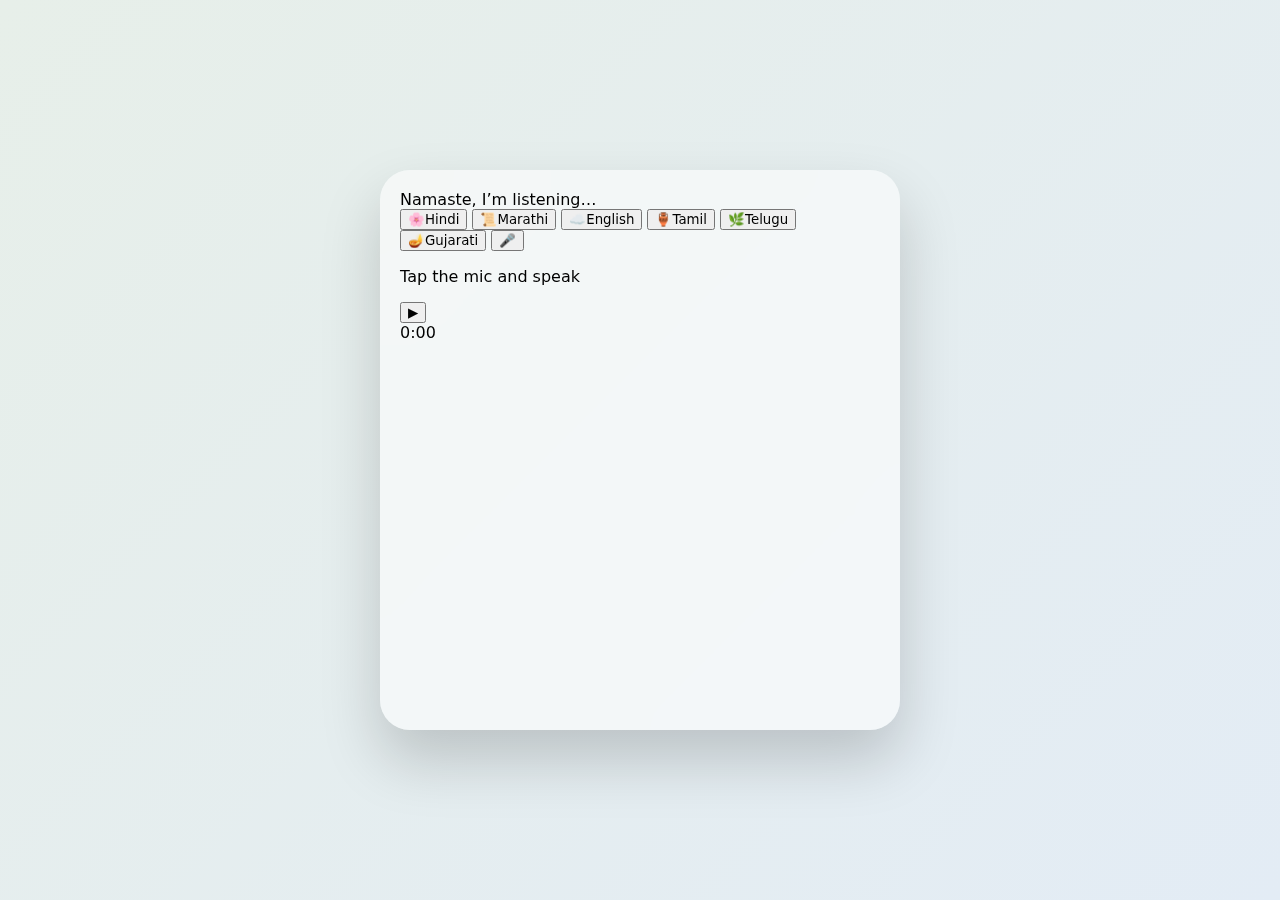
<file: frontend/index.html>
<!DOCTYPE html>
<html lang="en">
<head>
  <meta charset="UTF-8">
  <title>AI Voice Hospital Assistant</title>
  <link rel="stylesheet" href="styles/base.css">
  <link rel="stylesheet" href="styles/voice.css">
</head>

<body>

  <div class="glass-card voice-card">

    <div class="top-bar">
      Namaste, I’m listening…
    </div>

    <div class="orbital">

      <button class="bubble top active" data-lang="hi">🌸<span>Hindi</span></button>
      <button class="bubble left" data-lang="mr">📜<span>Marathi</span></button>
      <button class="bubble right" data-lang="en">☁️<span>English</span></button>
      <button class="bubble bottom-left" data-lang="ta">🏺<span>Tamil</span></button>
      <button class="bubble bottom-right" data-lang="te">🌿<span>Telugu</span></button>
      <button class="bubble bottom" data-lang="gu">🪔<span>Gujarati</span></button>

      <button id="recordBtn" class="mic-orb">🎤</button>
    </div>

    <p id="status">Tap the mic and speak</p>

    <div class="audio-wrapper">
      <div class="custom-player">
        <button id="playBtn" class="play-btn">▶</button>
        <div class="progress-container">
          <div id="progress" class="progress"></div>
        </div>
        <span id="time">0:00</span>
      </div>
    </div>

    <audio id="audioPlayer"></audio>

  </div>

  <script src="script.js"></script>
</body>
</html>
</file>
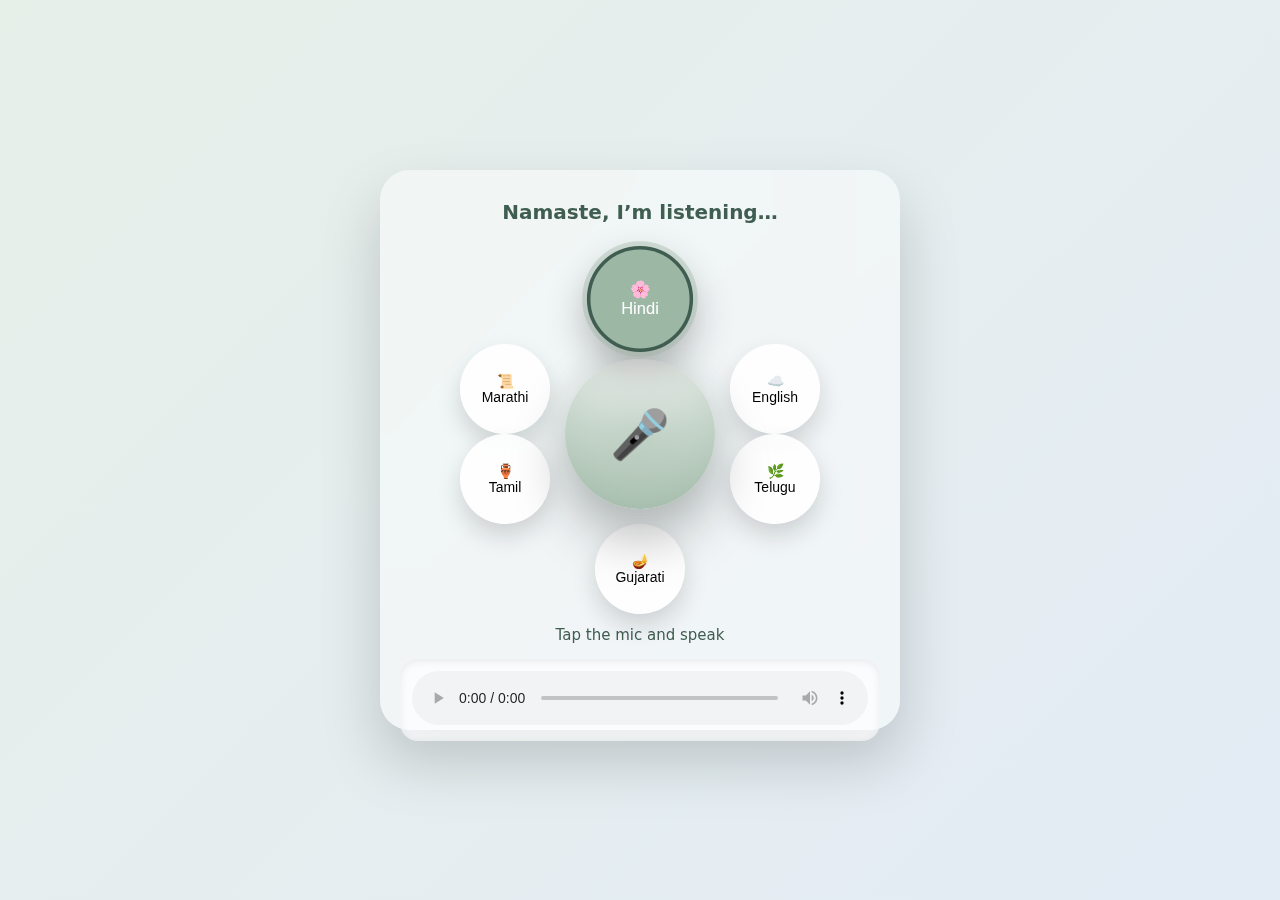
<file: frontend/indexx.html>
<!DOCTYPE html>
<html lang="en">
<head>
  <meta charset="UTF-8">
  <title>AI Voice Hospital Assistant</title>
  <link rel="stylesheet" href="style.css">
</head>
<body>

<div class="glass-card">

  <div class="top-bar">
    Namaste, I’m listening…
  </div>

  <div class="orbital">

    <!-- Language bubbles -->
    <button class="bubble top active" data-lang="hi">🌸<span>Hindi</span></button>
    <button class="bubble left" data-lang="mr">📜<span>Marathi</span></button>
    <button class="bubble right" data-lang="en">☁️<span>English</span></button>
    <button class="bubble bottom-left" data-lang="ta">🏺<span>Tamil</span></button>
    <button class="bubble bottom-right" data-lang="te">🌿<span>Telugu</span></button>
    <button class="bubble bottom" data-lang="gu">🪔<span>Gujarati</span></button>


    <!-- Center microphone -->
    <button id="recordBtn" class="mic-orb">🎤</button>

  </div>

  <p id="status">Tap the mic and speak</p>

  <div class="audio-box">
    <audio id="audioPlayer" controls autoplay></audio>
  </div>

</div>

<script src="script.js"></script>
</body>
</html>
</file>
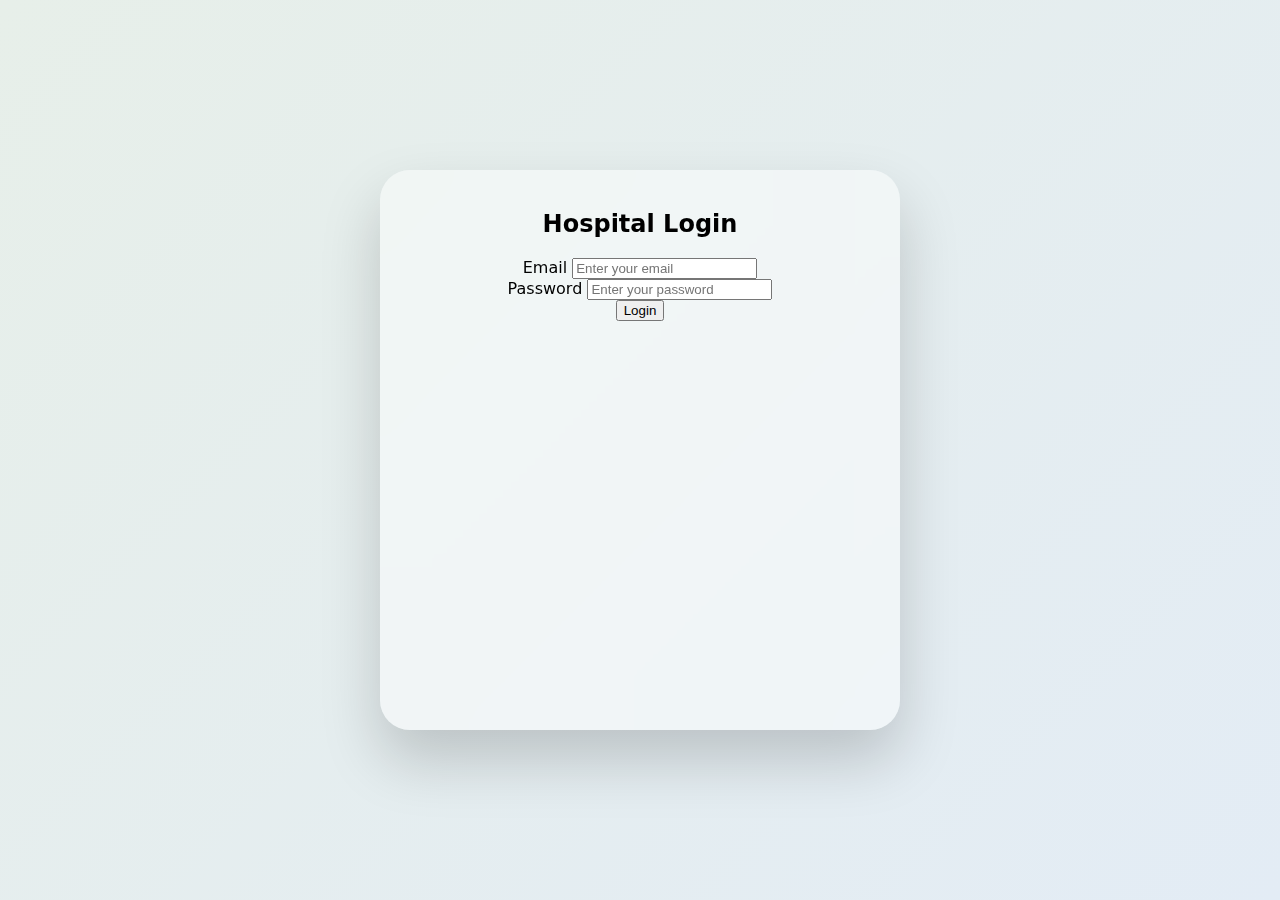
<file: frontend/login.html>
<!DOCTYPE html>
<html lang="en">
<head>
  <meta charset="UTF-8">
  <title>Login</title>
  <link rel="stylesheet" href="style.css">
</head>
<body>

<div class="glass-card login-card">

  <h2 class="login-title">Hospital Login</h2>

  <div class="form-group">
    <label>Email</label>
    <input id="email" type="email" placeholder="Enter your email">
  </div>

  <div class="form-group">
    <label>Password</label>
    <input id="password" type="password" placeholder="Enter your password">
  </div>

  <button id="loginBtn" class="login-btn">Login</button>

  <p id="msg" class="error-msg"></p>

</div>

<script src="script.js"></script>
</body>
</html>
</file>
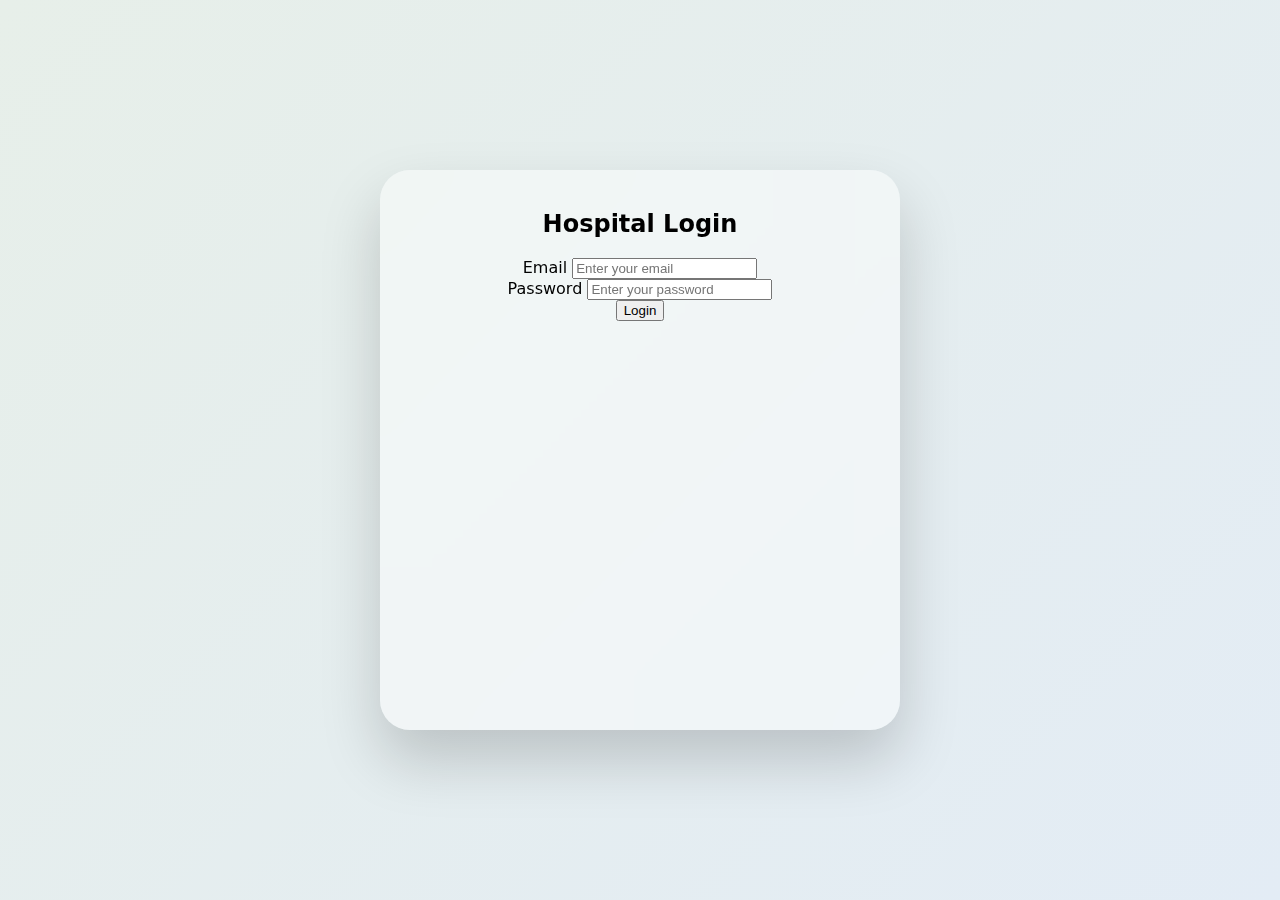
<file: frontend/profile.html>
<!DOCTYPE html>
<html>
<head>
  <title>Profile</title>
  <link rel="stylesheet" href="theme.css">
</head>
<body>

<div class="card">
  <h2>Profile</h2>

  <p id="name"></p>
  <p id="email"></p>

  <button onclick="logout()">Logout</button>
</div>

<script>
const user = JSON.parse(localStorage.getItem("user"));

if (!user) {
  window.location.href = "login.html";
}

name.innerText = "Name: " + user.name;
email.innerText = "Email: " + user.email;

function logout() {
  localStorage.clear();
  window.location.href = "login.html";
}
</script>

</body>
</html>
</file>
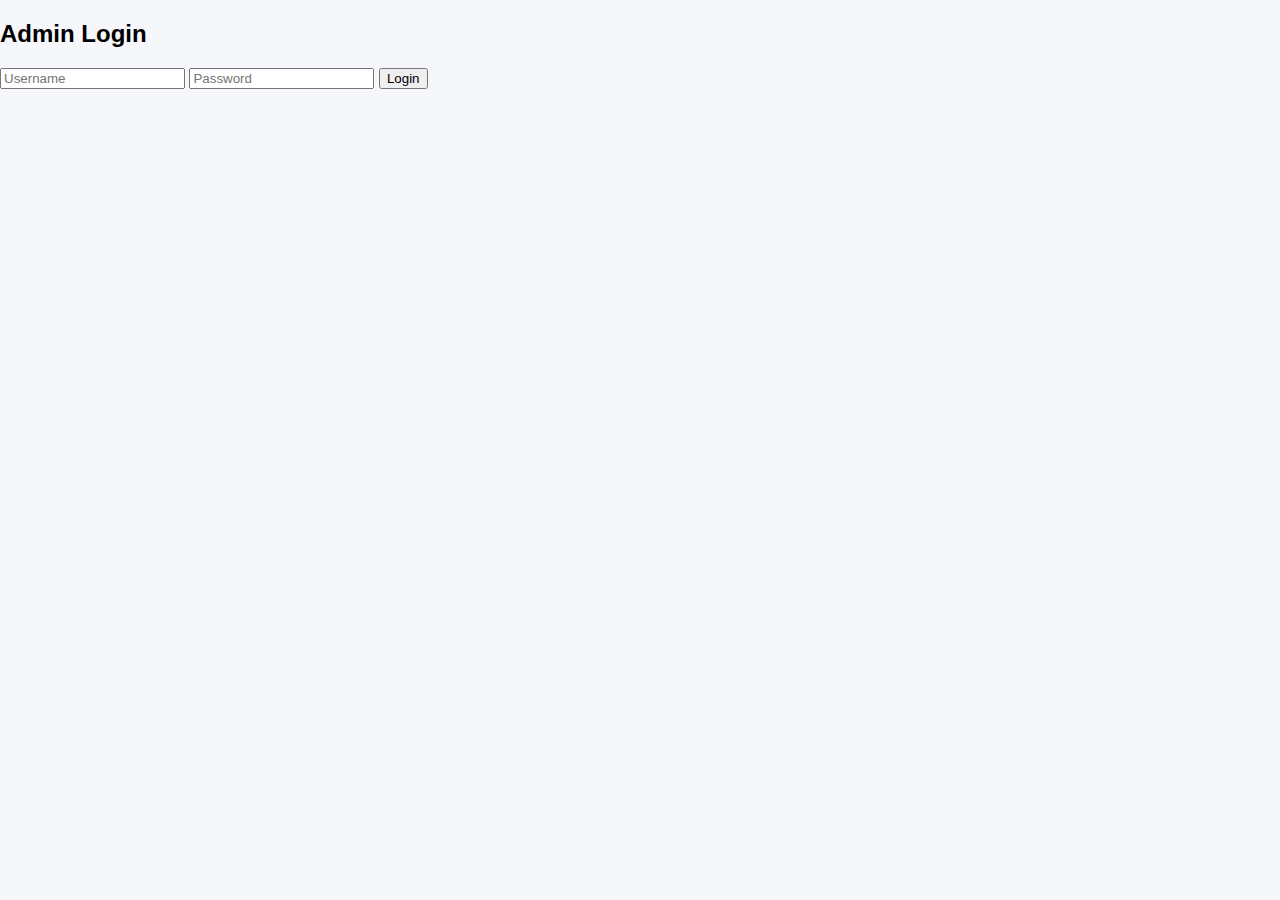
<file: frontend/admin/admin_dashboard.html>
<!DOCTYPE html>
<html lang="en">
<head>
  <meta charset="UTF-8" />
  <title>Admin Dashboard</title>
  <link rel="stylesheet" href="admin.css" />
</head>
<body onload="loadDashboard()">

  <h1>Admin Dashboard</h1>

  <div class="nav">
    <button onclick="showSection('doctors')">Doctors</button>
    <button onclick="showSection('appointments')">Appointments</button>
    <button onclick="showSection('analytics')">Analytics</button>
    <button onclick="logout()">Logout</button>
  </div>

  <!-- DOCTORS -->
  <section id="doctors" class="section">
    <h2>Doctors Management</h2>

    <table>
      <thead>
        <tr>
          <th>Name</th>
          <th>Department</th>
          <th>Experience</th>
          <th>Days</th>
        </tr>
      </thead>
      <tbody id="doctorTable"></tbody>
    </table>
  </section>

  <!-- APPOINTMENTS -->
  <section id="appointments" class="section hidden">
    <h2>Appointments</h2>

    <table>
      <thead>
        <tr>
          <th>Date</th>
          <th>Time</th>
          <th>Patient</th>
          <th>Doctor</th>
          <th>Language</th>
          <th>Source</th>
        </tr>
      </thead>
      <tbody id="appointmentTable"></tbody>
    </table>
  </section>

  <!-- ANALYTICS -->
  <section id="analytics" class="section hidden">
    <h2>Language Analytics</h2>
    <ul id="analyticsList"></ul>
  </section>

  <script src="admin.js"></script>
</body>
</html>
</file>
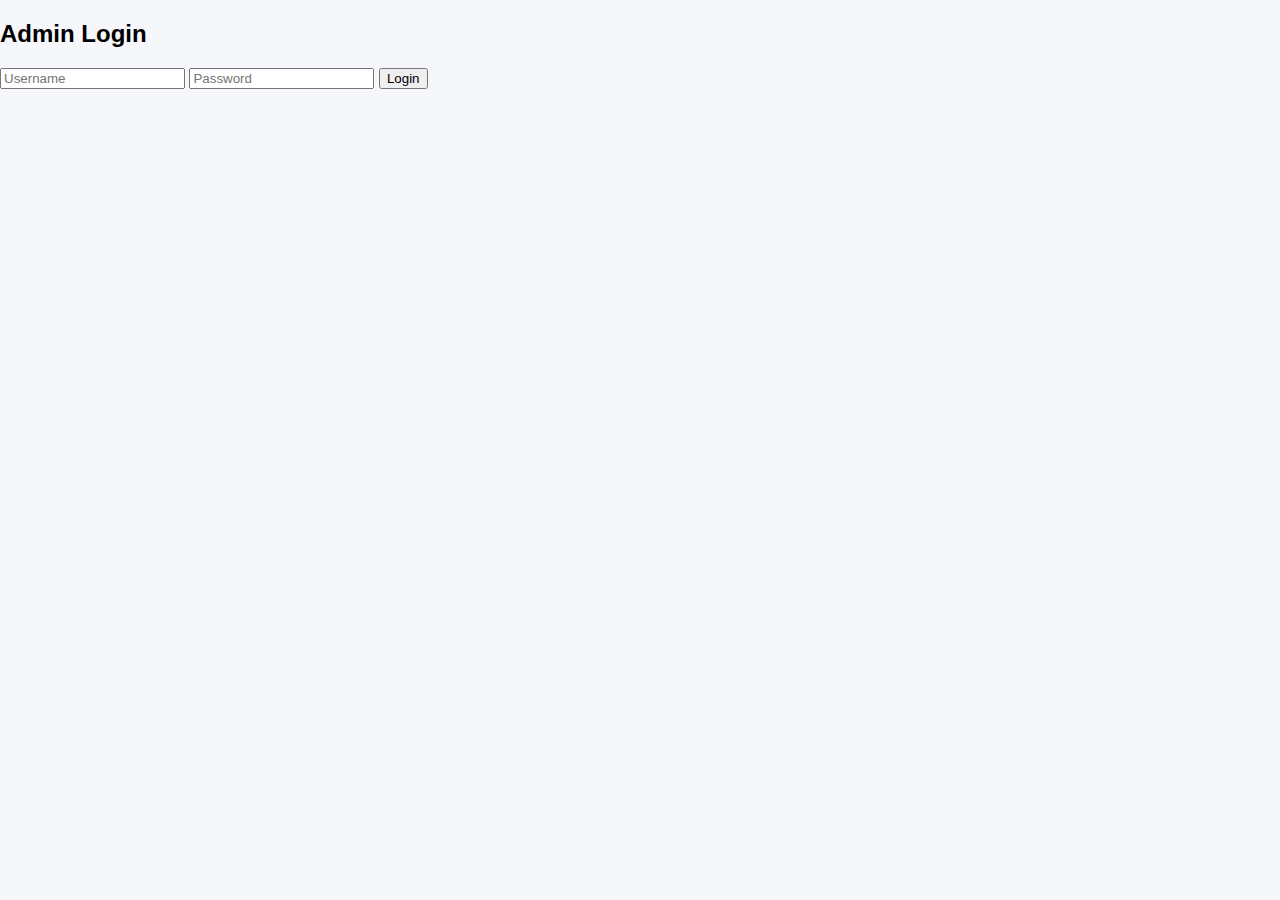
<file: frontend/admin/admin_login.html>
<!DOCTYPE html>
<html lang="en">
<head>
  <meta charset="UTF-8" />
  <title>Admin Login</title>
  <link rel="stylesheet" href="admin.css" />
</head>
<body class="login-body">

  <div class="login-box">
    <h2>Admin Login</h2>

    <input type="text" id="username" placeholder="Username" />
    <input type="password" id="password" placeholder="Password" />

    <button onclick="login()">Login</button>

    <p id="error" class="error"></p>
  </div>

  <script src="admin.js"></script>
</body>
</html>
</file>
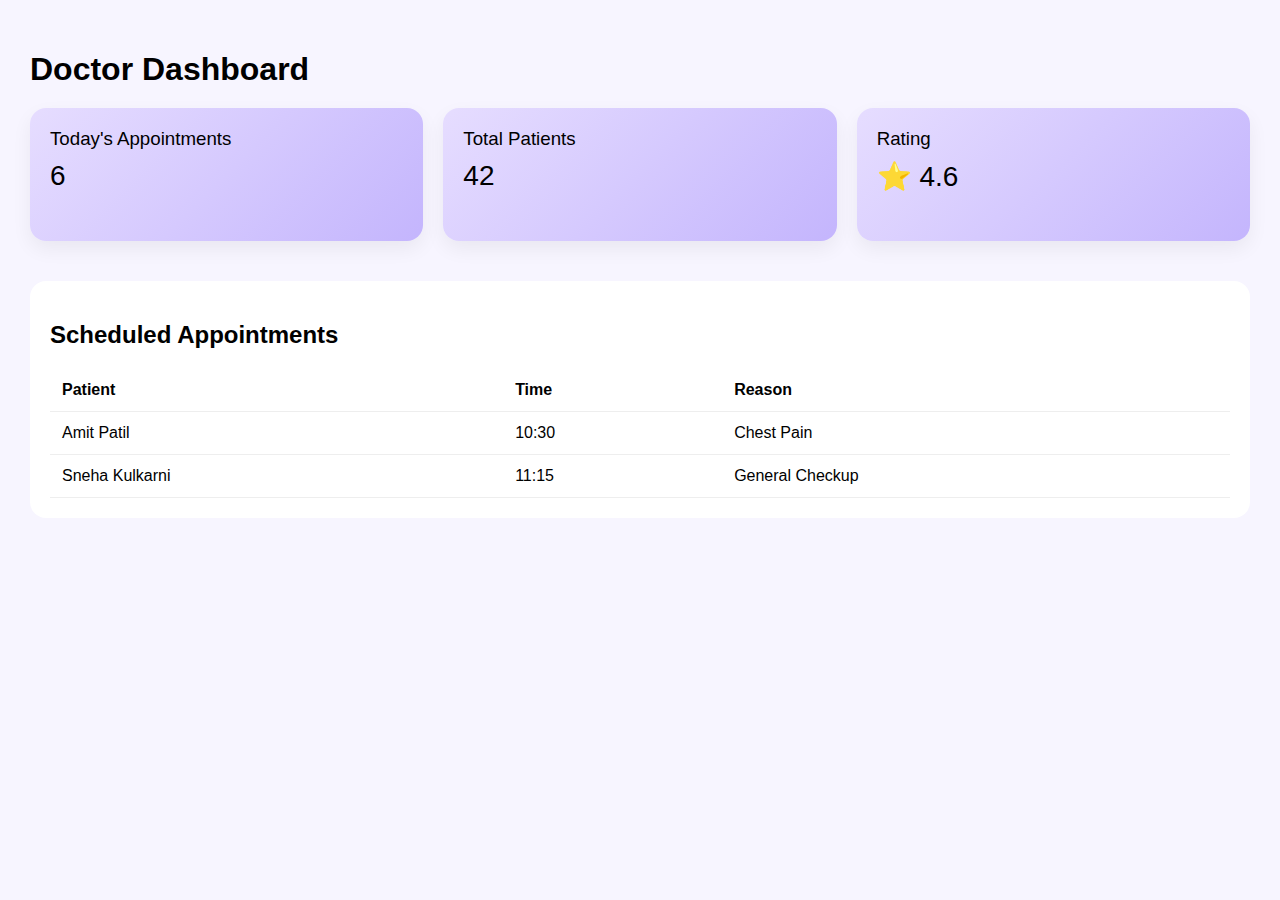
<file: frontend/doctor/doctor_dashboard.html>
<!DOCTYPE html>
<html>
<head>
  <title>Doctor Dashboard</title>
  <style>
    body {
      font-family: Segoe UI, sans-serif;
      background: #f7f5ff;
      margin: 0;
    }

    .dashboard {
      padding: 30px;
    }

    h1 {
      margin-bottom: 20px;
    }

    .cards {
      display: grid;
      grid-template-columns: repeat(3, 1fr);
      gap: 20px;
    }

    .card {
      background: linear-gradient(135deg, #e6ddff, #c4b5fd);
      padding: 20px;
      border-radius: 16px;
      box-shadow: 0 8px 20px rgba(0,0,0,0.06);
    }

    .card h3 {
      margin: 0;
      font-weight: 500;
    }

    .card p {
      font-size: 28px;
      margin-top: 10px;
    }

    .section {
      margin-top: 40px;
      background: white;
      padding: 20px;
      border-radius: 16px;
    }

    table {
      width: 100%;
      border-collapse: collapse;
    }

    th, td {
      padding: 12px;
      border-bottom: 1px solid #eee;
      text-align: left;
    }
  </style>
</head>
<body>

<div class="dashboard">
  <h1>Doctor Dashboard</h1>

  <div class="cards">
    <div class="card">
      <h3>Today's Appointments</h3>
      <p>6</p>
    </div>

    <div class="card">
      <h3>Total Patients</h3>
      <p>42</p>
    </div>

    <div class="card">
      <h3>Rating</h3>
      <p>⭐ 4.6</p>
    </div>
  </div>

  <div class="section">
    <h2>Scheduled Appointments</h2>
    <table>
      <tr>
        <th>Patient</th>
        <th>Time</th>
        <th>Reason</th>
      </tr>
      <tr>
        <td>Amit Patil</td>
        <td>10:30</td>
        <td>Chest Pain</td>
      </tr>
      <tr>
        <td>Sneha Kulkarni</td>
        <td>11:15</td>
        <td>General Checkup</td>
      </tr>
    </table>
  </div>
</div>

</body>
</html>
</file>
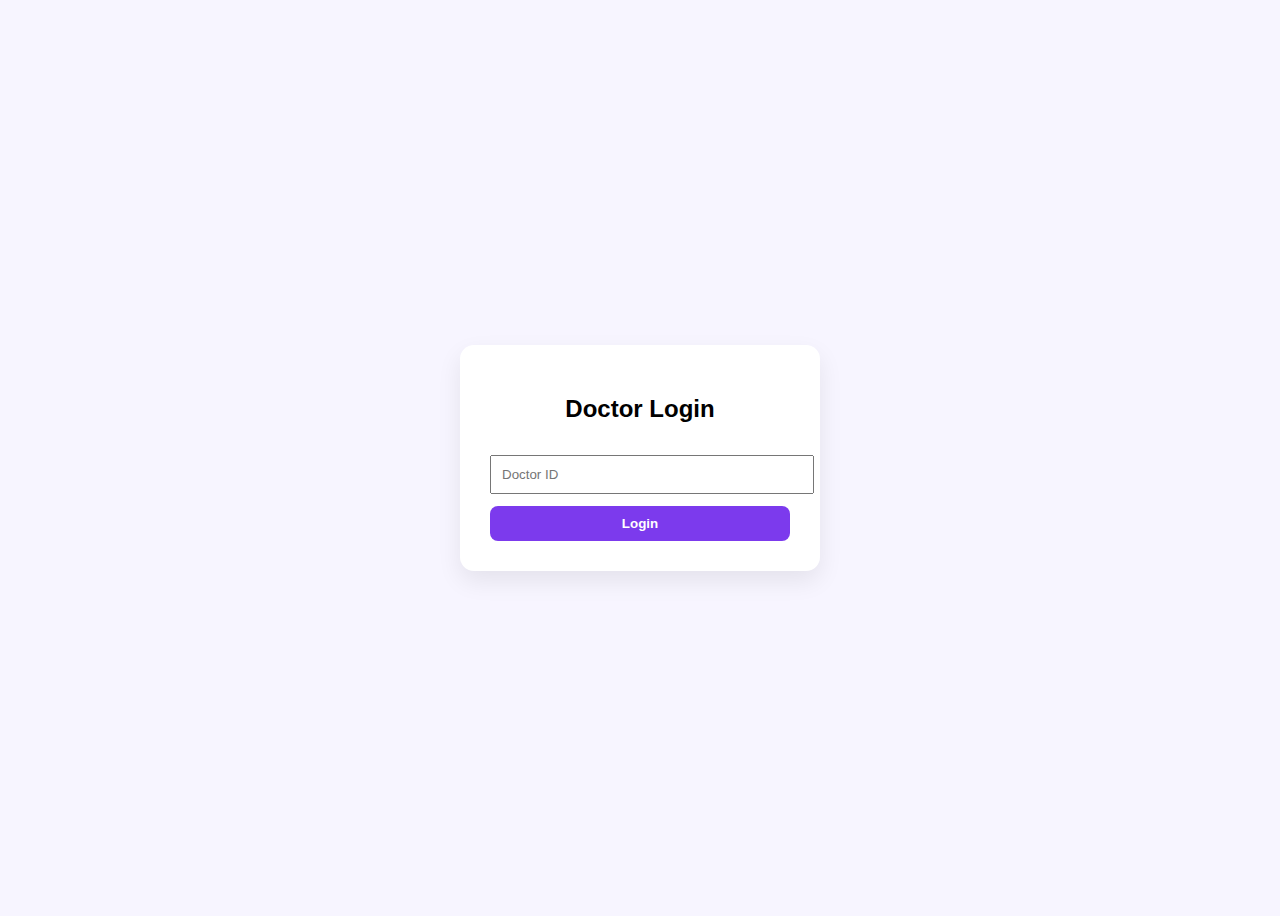
<file: frontend/doctor/doctor_login.html>
<!DOCTYPE html>
<html>
<head>
  <title>Doctor Login</title>
  <style>
    body {
      font-family: Segoe UI, sans-serif;
      background: #f7f5ff;
      display: flex;
      justify-content: center;
      align-items: center;
      height: 100vh;
    }
    .login-box {
      background: white;
      padding: 30px;
      border-radius: 14px;
      box-shadow: 0 10px 25px rgba(0,0,0,0.08);
      width: 300px;
      text-align: center;
    }
    input, button {
      width: 100%;
      padding: 10px;
      margin-top: 12px;
    }
    button {
      background: #7c3aed;
      color: white;
      border: none;
      border-radius: 8px;
      font-weight: bold;
      cursor: pointer;
    }
  </style>
</head>
<body>

<div class="login-box">
  <h2>Doctor Login</h2>
  <input id="docId" placeholder="Doctor ID">
  <button onclick="login()">Login</button>
</div>

<script>
function login() {
  if (!docId.value) return;
  window.location.href =
    `doctor_dashboard.html?doctor_id=${docId.value}`;
}
</script>

</body>
</html>
</file>
<file: frontend/styles/base.css>
* {
  box-sizing: border-box;
  font-family: "Segoe UI", system-ui, sans-serif;
}

body {
  margin: 0;
}
</file>
<file: frontend/styles/voice.css>
body {
  height: 100vh;
  background: linear-gradient(135deg, #e7efe9, #e3ecf5);
  display: flex;
  justify-content: center;
  align-items: center;
}

.voice-card {
  width: 520px;
  height: 560px;
  padding: 20px;

  border-radius: 30px;
  background: rgba(255, 255, 255, 0.55);
  backdrop-filter: blur(22px);

  box-shadow: 0 30px 60px rgba(0,0,0,0.18);
}
</file>
<file: frontend/theme.css>
* {
  box-sizing: border-box;
  font-family: "Segoe UI", system-ui, sans-serif;
}

body {
  margin: 0;
  height: 100vh;
  background: linear-gradient(135deg, #e7efe9, #e3ecf5);
  display: flex;
  justify-content: center;
  align-items: center;
}

/* ---------- LOGIN CARD ---------- */
.login-card {
  width: 360px;
  padding: 30px;
  border-radius: 22px;
  background: rgba(255,255,255,0.5);
  backdrop-filter: blur(20px);
  box-shadow: 0 25px 50px rgba(0,0,0,0.2);
  text-align: center;
}

/* ---------- PROFILE CARD ---------- */
.profile-card {
  width: 420px;
  padding: 30px;
  border-radius: 26px;
  background: rgba(255,255,255,0.55);
  backdrop-filter: blur(22px);
  box-shadow: 0 30px 60px rgba(0,0,0,0.25);
}

h2 {
  color: #3f5d50;
  margin-bottom: 20px;
}

input, select {
  width: 100%;
  padding: 12px;
  margin-bottom: 12px;
  border-radius: 12px;
  border: none;
  outline: none;
}

button {
  width: 100%;
  padding: 12px;
  border-radius: 14px;
  border: none;
  background: #9db7a5;
  color: white;
  font-size: 15px;
  cursor: pointer;
}

button:hover {
  background: #88a896;
}

.label {
  font-weight: 600;
  color: #3f5d50;
  margin-top: 10px;
}

.value {
  margin-bottom: 10px;
  color: #333;
}

.logout-btn {
  margin-top: 20px;
  background: #c85c5c;
}

.logout-btn:hover {
  background: #b14b4b;
}

.msg {
  color: #b14b4b;
  margin-top: 10px;
}
</file>
<file: frontend/admin/admin.css>
body {
  font-family: "Segoe UI", sans-serif;
  background: #f6f7fb;
  margin: 0;
}

.dashboard {
  padding: 30px;
}

h1 {
  margin-bottom: 20px;
}

.cards {
  display: grid;
  grid-template-columns: repeat(4, 1fr);
  gap: 20px;
}

.card {
  padding: 20px;
  border-radius: 16px;
  box-shadow: 0 8px 20px rgba(0,0,0,0.05);
}

.card h3 {
  margin: 0;
  font-weight: 500;
}

.card p {
  font-size: 32px;
  margin-top: 10px;
}

.yellow {
  background: linear-gradient(135deg, #fff3c4, #ffe08a);
}

.section {
  margin-top: 40px;
  background: white;
  padding: 20px;
  border-radius: 16px;
}

table {
  width: 100%;
  border-collapse: collapse;
}

th, td {
  padding: 12px;
  border-bottom: 1px solid #eee;
}
</file>
<file: frontend/style.css>
/* ===== RESET & BACKGROUND ===== */
* {
  box-sizing: border-box;
}

body {
  margin: 0;
  height: 100vh;
  font-family: "Segoe UI", system-ui, sans-serif;
  background: linear-gradient(135deg, #e7efe9, #e3ecf5);
  display: flex;
  justify-content: center;
  align-items: center;
}

/* ===== GLASS CARD ===== */
.glass-card {
  width: 520px;
  height: 560px;
  padding: 20px;
  border-radius: 30px;
  background: rgba(255, 255, 255, 0.45);
  backdrop-filter: blur(22px);
  -webkit-backdrop-filter: blur(22px);
  box-shadow: 0 30px 60px rgba(0, 0, 0, 0.18);
  text-align: center;
  position: relative;
}

/* ===== TOP BAR ===== */
.top-bar {
  font-size: 20px;
  font-weight: 600;
  color: #3f5d50;
  padding: 10px 0;
}

/* ===== ORBITAL AREA ===== */
.orbital {
  position: relative;
  width: 360px;
  height: 360px;
  margin: 20px auto 0;
}

/* ===== LANGUAGE BUBBLES (FIXED) ===== */

.bubble {
  position: absolute;

  width: 90px;
  height: 90px;
  border-radius: 50%;
  border: none;

  background: rgba(255,255,255,0.9);
  box-shadow: 0 12px 25px rgba(0,0,0,0.15);

  cursor: pointer;

  display: flex;
  flex-direction: column;
  justify-content: center;
  align-items: center;

  font-size: 14px;

  /* Position + scale system */
  --tx: 0px;
  --ty: 0px;
  --s: 1;

  transform: translate(var(--tx), var(--ty)) scale(var(--s));

  transition: transform 0.2s ease, box-shadow 0.2s ease;
}

/* Hover = small zoom */
.bubble:hover:not(.active) {
  --s: 1.05;
  z-index: 5;
}

/* Selected */
.bubble.active {
  background: #9db7a5;
  color: white;

  border: 3px solid #3f5d50;

  box-shadow:
    0 0 0 4px rgba(157,183,165,0.4),
    0 15px 35px rgba(0,0,0,0.3);

  --s: 1.18;
  z-index: 10;
}

/* ===== PERFECT CIRCLE POSITIONS ===== */

.top {
  top: 0;
  left: 50%;
  --tx: -50%;
}

.right {
  top: 25%;
  right: 0;
}

.bottom-right {
  bottom: 25%;
  right: 0;
}

.bottom {
  bottom: 0;
  left: 50%;
  --tx: -50%;
}

.bottom-left {
  bottom: 25%;
  left: 0;
}

.left {
  top: 25%;
  left: 0;
}



/* ===== MIC ORB ===== */
.mic-orb {
  position: absolute;
  top: 50%;
  left: 50%;
  transform: translate(-50%, -50%);
  width: 150px;
  height: 150px;
  border-radius: 50%;
  border: none;
  font-size: 48px;
  cursor: pointer;
  background: radial-gradient(circle at top, #ffffff, #9db7a5);
  box-shadow: 0 28px 55px rgba(0, 0, 0, 0.28);
  transition: transform 0.15s ease;
}

.mic-orb:active {
  transform: translate(-50%, -50%) scale(0.96);
}

/* Soft glow */
.mic-orb::before {
  content: "";
  position: absolute;
  inset: -28px;
  border-radius: 50%;
  background: radial-gradient(
    circle,
    rgba(157, 183, 165, 0.35),
    rgba(157, 183, 165, 0.15),
    transparent 70%
  );
  z-index: -1;
}

/* ===== STATUS TEXT ===== */
#status {
  margin-top: 12px;
  color: #3f5d50;
  font-size: 15px;
}

/* ===== AUDIO PLAYER ===== */
.audio-box {
  margin-top: 15px;
  padding: 12px;
  border-radius: 18px;
  background: rgba(255, 255, 255, 0.7);
  box-shadow: inset 0 2px 8px rgba(0, 0, 0, 0.08);
}

audio {
  width: 100%;
}
</file>
